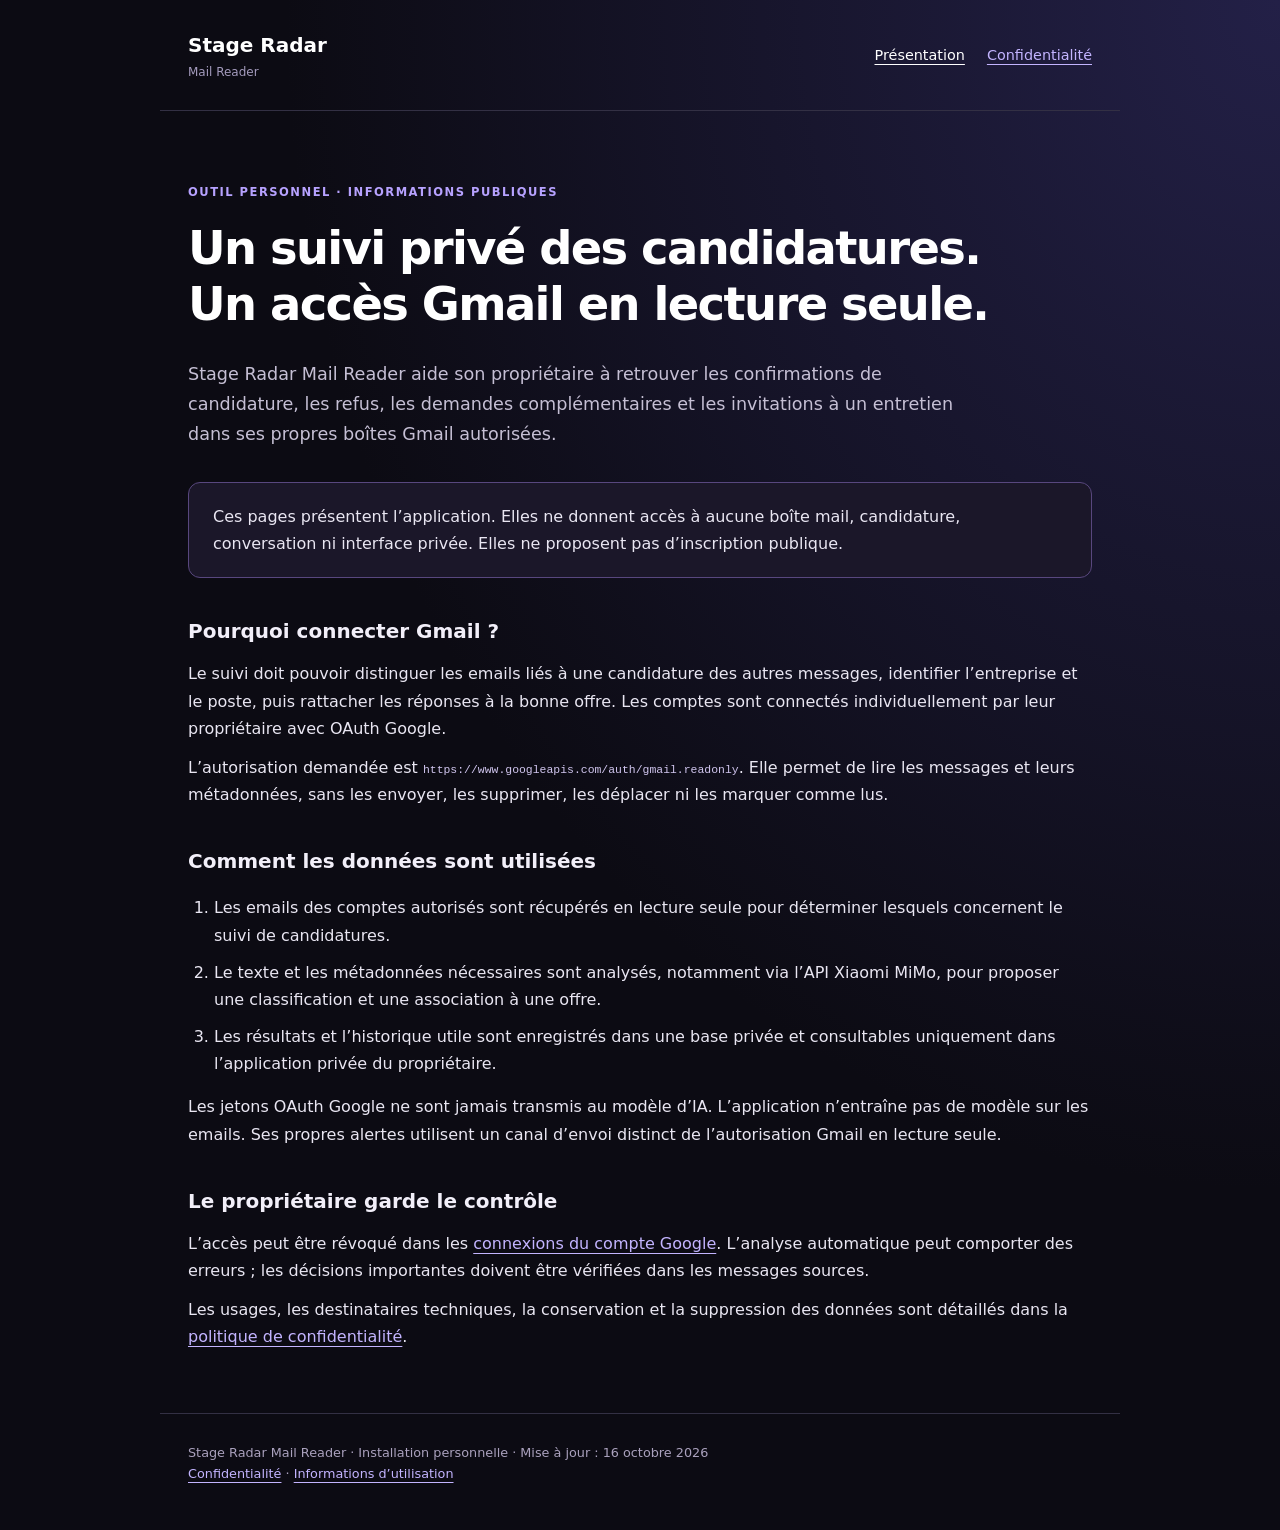
<file: index.html>
<!doctype html>
<html lang="fr">
<head>
  <meta charset="utf-8">
  <meta name="viewport" content="width=device-width, initial-scale=1">
  <meta name="description" content="Présentation de Stage Radar Mail Reader, un outil personnel de suivi des candidatures avec accès Gmail en lecture seule.">
  <title>Stage Radar Mail Reader — Présentation</title>
  <link rel="stylesheet" href="style.css">
</head>
<body>
  <header><a class="brand" href="./">Stage Radar <span>Mail Reader</span></a><nav aria-label="Navigation"><a href="./" aria-current="page">Présentation</a><a href="privacy.html">Confidentialité</a></nav></header>
  <main>
    <p class="eyebrow">OUTIL PERSONNEL · INFORMATIONS PUBLIQUES</p>
    <h1>Un suivi privé des candidatures.<br>Un accès Gmail en lecture seule.</h1>
    <p class="lead">Stage Radar Mail Reader aide son propriétaire à retrouver les confirmations de candidature, les refus, les demandes complémentaires et les invitations à un entretien dans ses propres boîtes Gmail autorisées.</p>
    <aside class="notice">Ces pages présentent l’application. Elles ne donnent accès à aucune boîte mail, candidature, conversation ni interface privée. Elles ne proposent pas d’inscription publique.</aside>
    <section>
      <h2>Pourquoi connecter Gmail ?</h2>
      <p>Le suivi doit pouvoir distinguer les emails liés à une candidature des autres messages, identifier l’entreprise et le poste, puis rattacher les réponses à la bonne offre. Les comptes sont connectés individuellement par leur propriétaire avec OAuth Google.</p>
      <p>L’autorisation demandée est <code>https://www.googleapis.com/auth/gmail.readonly</code>. Elle permet de lire les messages et leurs métadonnées, sans les envoyer, les supprimer, les déplacer ni les marquer comme lus.</p>
    </section>
    <section>
      <h2>Comment les données sont utilisées</h2>
      <ol>
        <li>Les emails des comptes autorisés sont récupérés en lecture seule pour déterminer lesquels concernent le suivi de candidatures.</li>
        <li>Le texte et les métadonnées nécessaires sont analysés, notamment via l’API Xiaomi MiMo, pour proposer une classification et une association à une offre.</li>
        <li>Les résultats et l’historique utile sont enregistrés dans une base privée et consultables uniquement dans l’application privée du propriétaire.</li>
      </ol>
      <p>Les jetons OAuth Google ne sont jamais transmis au modèle d’IA. L’application n’entraîne pas de modèle sur les emails. Ses propres alertes utilisent un canal d’envoi distinct de l’autorisation Gmail en lecture seule.</p>
    </section>
    <section>
      <h2>Le propriétaire garde le contrôle</h2>
      <p>L’accès peut être révoqué dans les <a href="https://myaccount.google.com/connections">connexions du compte Google</a>. L’analyse automatique peut comporter des erreurs ; les décisions importantes doivent être vérifiées dans les messages sources.</p>
      <p>Les usages, les destinataires techniques, la conservation et la suppression des données sont détaillés dans la <a href="privacy.html">politique de confidentialité</a>.</p>
    </section>
  </main>
  <footer>Stage Radar Mail Reader · Installation personnelle · Mise à jour : 16 octobre 2026<br><a href="privacy.html">Confidentialité</a> · <a href="privacy.html#utilisation">Informations d’utilisation</a></footer>
</body>
</html>
</file>
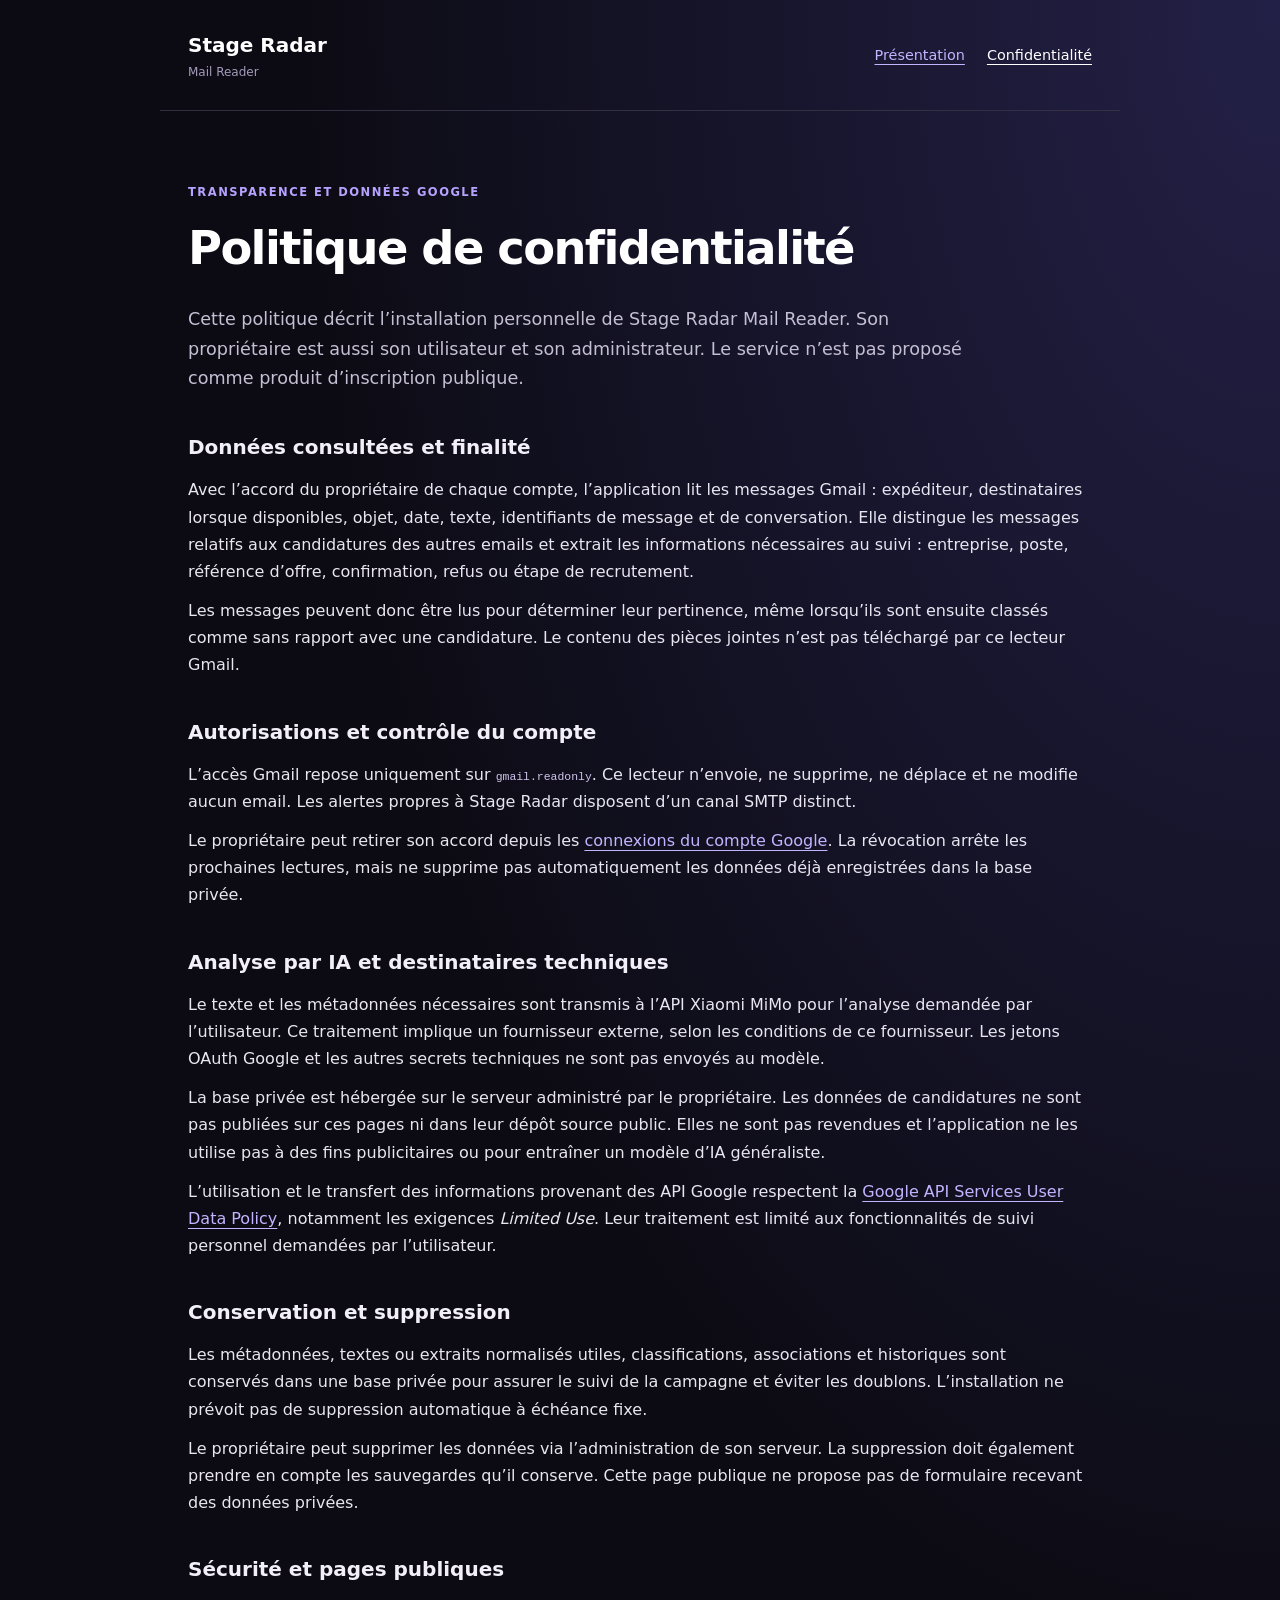
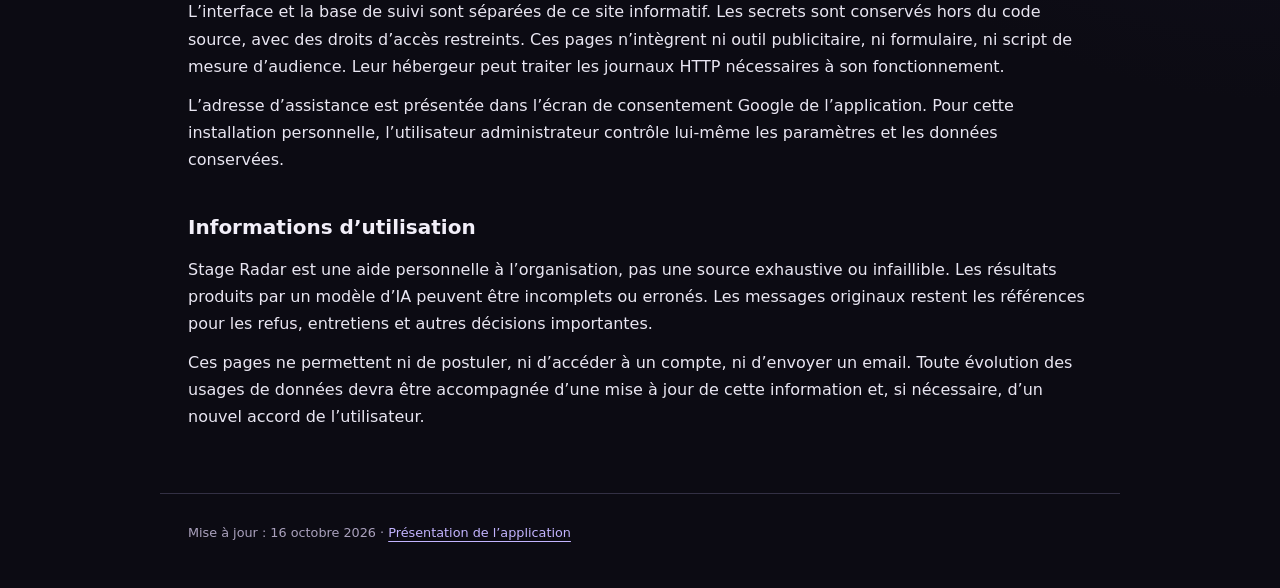
<file: privacy.html>
<!doctype html>
<html lang="fr">
<head>
  <meta charset="utf-8">
  <meta name="viewport" content="width=device-width, initial-scale=1">
  <meta name="description" content="Utilisation, traitement et conservation des données Gmail par Stage Radar Mail Reader.">
  <title>Confidentialité — Stage Radar Mail Reader</title>
  <link rel="stylesheet" href="style.css">
</head>
<body>
  <header><a class="brand" href="./">Stage Radar <span>Mail Reader</span></a><nav aria-label="Navigation"><a href="./">Présentation</a><a href="privacy.html" aria-current="page">Confidentialité</a></nav></header>
  <main>
    <p class="eyebrow">TRANSPARENCE ET DONNÉES GOOGLE</p>
    <h1>Politique de confidentialité</h1>
    <p class="lead">Cette politique décrit l’installation personnelle de Stage Radar Mail Reader. Son propriétaire est aussi son utilisateur et son administrateur. Le service n’est pas proposé comme produit d’inscription publique.</p>
    <section>
      <h2>Données consultées et finalité</h2>
      <p>Avec l’accord du propriétaire de chaque compte, l’application lit les messages Gmail : expéditeur, destinataires lorsque disponibles, objet, date, texte, identifiants de message et de conversation. Elle distingue les messages relatifs aux candidatures des autres emails et extrait les informations nécessaires au suivi : entreprise, poste, référence d’offre, confirmation, refus ou étape de recrutement.</p>
      <p>Les messages peuvent donc être lus pour déterminer leur pertinence, même lorsqu’ils sont ensuite classés comme sans rapport avec une candidature. Le contenu des pièces jointes n’est pas téléchargé par ce lecteur Gmail.</p>
    </section>
    <section>
      <h2>Autorisations et contrôle du compte</h2>
      <p>L’accès Gmail repose uniquement sur <code>gmail.readonly</code>. Ce lecteur n’envoie, ne supprime, ne déplace et ne modifie aucun email. Les alertes propres à Stage Radar disposent d’un canal SMTP distinct.</p>
      <p>Le propriétaire peut retirer son accord depuis les <a href="https://myaccount.google.com/connections">connexions du compte Google</a>. La révocation arrête les prochaines lectures, mais ne supprime pas automatiquement les données déjà enregistrées dans la base privée.</p>
    </section>
    <section>
      <h2>Analyse par IA et destinataires techniques</h2>
      <p>Le texte et les métadonnées nécessaires sont transmis à l’API Xiaomi MiMo pour l’analyse demandée par l’utilisateur. Ce traitement implique un fournisseur externe, selon les conditions de ce fournisseur. Les jetons OAuth Google et les autres secrets techniques ne sont pas envoyés au modèle.</p>
      <p>La base privée est hébergée sur le serveur administré par le propriétaire. Les données de candidatures ne sont pas publiées sur ces pages ni dans leur dépôt source public. Elles ne sont pas revendues et l’application ne les utilise pas à des fins publicitaires ou pour entraîner un modèle d’IA généraliste.</p>
      <p>L’utilisation et le transfert des informations provenant des API Google respectent la <a href="https://developers.google.com/terms/api-services-user-data-policy">Google API Services User Data Policy</a>, notamment les exigences <em>Limited Use</em>. Leur traitement est limité aux fonctionnalités de suivi personnel demandées par l’utilisateur.</p>
    </section>
    <section>
      <h2>Conservation et suppression</h2>
      <p>Les métadonnées, textes ou extraits normalisés utiles, classifications, associations et historiques sont conservés dans une base privée pour assurer le suivi de la campagne et éviter les doublons. L’installation ne prévoit pas de suppression automatique à échéance fixe.</p>
      <p>Le propriétaire peut supprimer les données via l’administration de son serveur. La suppression doit également prendre en compte les sauvegardes qu’il conserve. Cette page publique ne propose pas de formulaire recevant des données privées.</p>
    </section>
    <section>
      <h2>Sécurité et pages publiques</h2>
      <p>L’interface et la base de suivi sont séparées de ce site informatif. Les secrets sont conservés hors du code source, avec des droits d’accès restreints. Ces pages n’intègrent ni outil publicitaire, ni formulaire, ni script de mesure d’audience. Leur hébergeur peut traiter les journaux HTTP nécessaires à son fonctionnement.</p>
      <p>L’adresse d’assistance est présentée dans l’écran de consentement Google de l’application. Pour cette installation personnelle, l’utilisateur administrateur contrôle lui-même les paramètres et les données conservées.</p>
    </section>
    <section id="utilisation">
      <h2>Informations d’utilisation</h2>
      <p>Stage Radar est une aide personnelle à l’organisation, pas une source exhaustive ou infaillible. Les résultats produits par un modèle d’IA peuvent être incomplets ou erronés. Les messages originaux restent les références pour les refus, entretiens et autres décisions importantes.</p>
      <p>Ces pages ne permettent ni de postuler, ni d’accéder à un compte, ni d’envoyer un email. Toute évolution des usages de données devra être accompagnée d’une mise à jour de cette information et, si nécessaire, d’un nouvel accord de l’utilisateur.</p>
    </section>
  </main>
  <footer>Mise à jour : 16 octobre 2026 · <a href="./">Présentation de l’application</a></footer>
</body>
</html>
</file>
<file: style.css>
:root { color-scheme: dark; font-family: system-ui, -apple-system, BlinkMacSystemFont, "Segoe UI", sans-serif; color: #e9e6f2; background: #0c0b13; line-height: 1.7; }
* { box-sizing: border-box; }
body { margin: 0; background: radial-gradient(ellipse at top right, #232047 0, transparent 55%); }
header, main, footer { max-width: 960px; margin: auto; padding: 28px; }
header { display: flex; justify-content: space-between; gap: 24px; align-items: center; border-bottom: 1px solid #333044; }
a { color: #c3b4ff; text-underline-offset: 4px; }
a:hover { color: #fff; }
a:focus-visible { outline: 3px solid #b8a3ff; outline-offset: 5px; border-radius: 3px; }
.brand { color: #fff; font-weight: 800; text-decoration: none; font-size: 1.25rem; }
.brand span { display: block; color: #a49bbd; font-size: .75rem; font-weight: 500; }
nav { display: flex; gap: 22px; font-size: .9rem; }
nav [aria-current] { color: #fff; }
main { padding-top: 60px; padding-bottom: 50px; }
.eyebrow { color: #b7a2ff; font-size: .72rem; font-weight: 800; letter-spacing: .13em; }
h1 { color: #fff; font-size: clamp(1.9rem, 4.4vw, 2.9rem); line-height: 1.2; letter-spacing: -.035em; margin: 18px 0 28px; }
.lead { font-size: 1.1rem; color: #c5bfd4; max-width: 780px; }
.notice { margin: 32px 0; padding: 20px 24px; border: 1px solid #58477e; border-radius: 12px; background: #1b1729; }
section { margin-top: 36px; }
h2 { color: #f2eff9; font-size: 1.25rem; margin-bottom: 10px; }
p { margin: 12px 0; }
ol { padding-left: 26px; }
li { margin: 10px 0; }
code { color: #d1c6ef; font-size: .88em; overflow-wrap: anywhere; }
footer { border-top: 1px solid #333044; font-size: .8rem; color: #aaa1bd; padding-bottom: 45px; }
@media (max-width: 560px) { header { align-items: flex-start; flex-direction: column; } header, main, footer { padding-left: 22px; padding-right: 22px; } main { padding-top: 32px; } }
</file>
